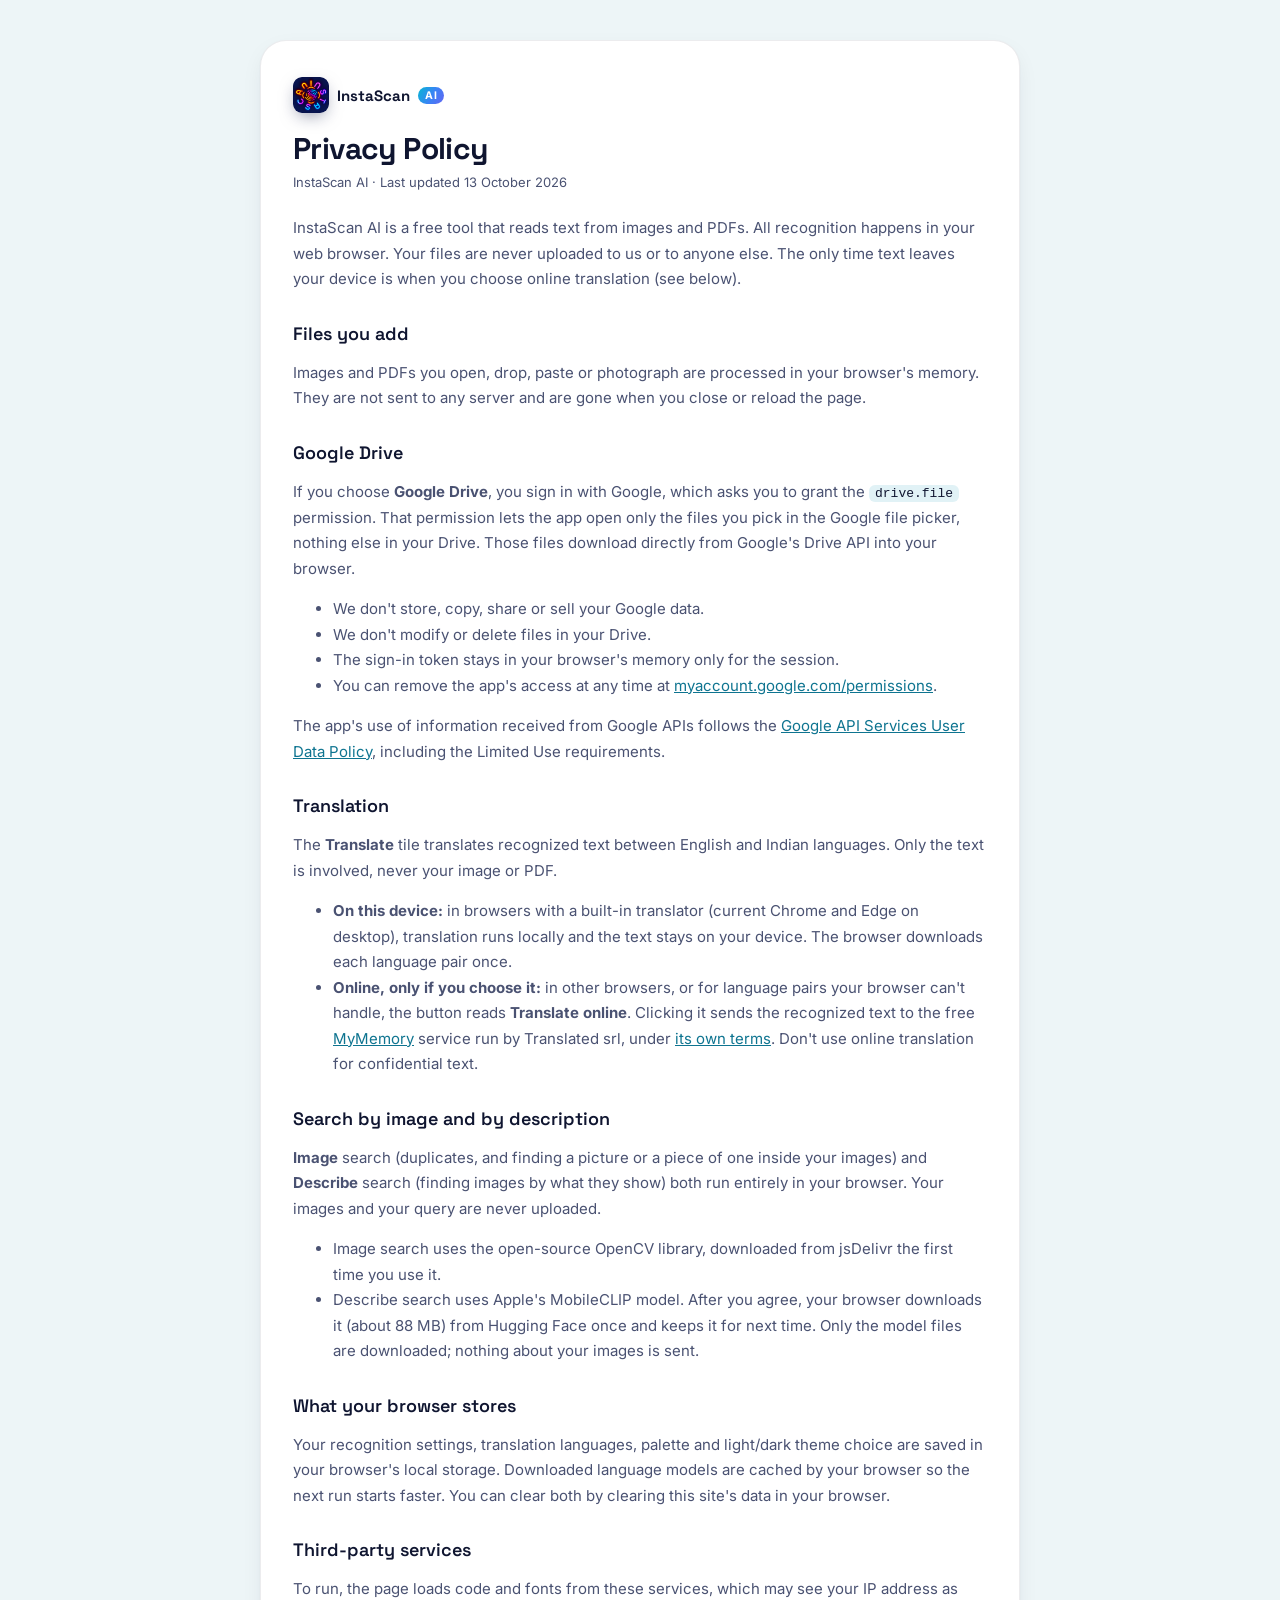
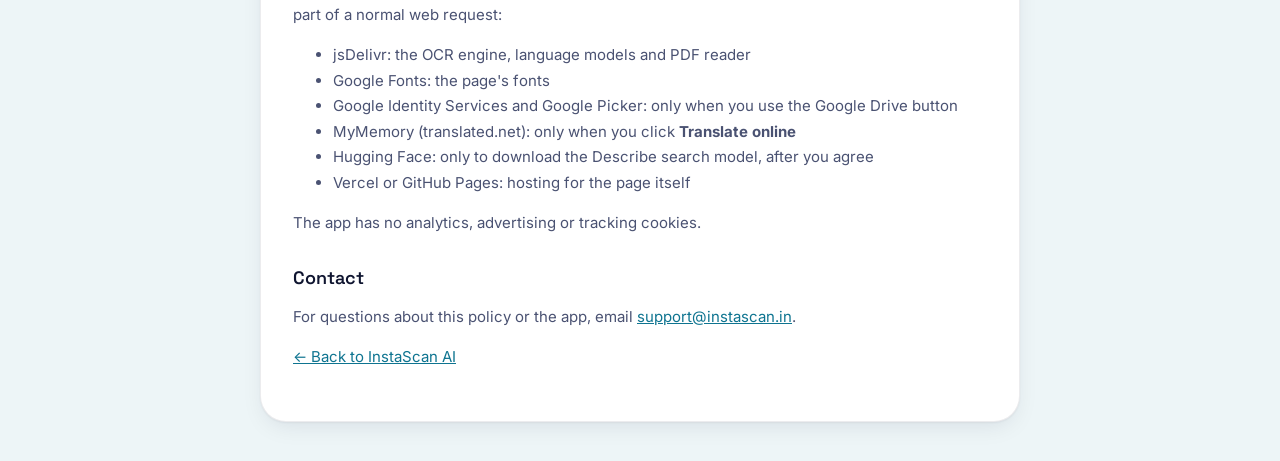
<file: privacy.html>
<!doctype html>
<html lang="en">
<head>
  <meta charset="utf-8">
  <meta name="viewport" content="width=device-width, initial-scale=1">
  <title>Privacy Policy · InstaScan AI</title>
  <link rel="preconnect" href="https://fonts.googleapis.com">
  <link rel="preconnect" href="https://fonts.gstatic.com" crossorigin>
  <link href="https://fonts.googleapis.com/css2?family=Inter:wght@400;500;600;700&family=Space+Grotesk:wght@600;700&display=swap" rel="stylesheet">
  <meta name="theme-color" content="#0e1642">
  <link rel="icon" type="image/png" sizes="32x32" href="assets/favicon-32.png">
  <link rel="apple-touch-icon" href="assets/apple-touch-icon.png">
  <style>
    :root {
      --bg: #edf5f7; --glow-1: transparent; --glow-2: transparent;
      --surface: #fff; --text: #0f1530; --text-2: #4a5272; --border: rgba(15, 23, 42, .08);
      --accent: #0e7490; --brand-grad: linear-gradient(120deg, #06b6d4, #3b82f6 55%, #6366f1);
      --shadow: 0 1px 2px rgba(15, 21, 48, .05), 0 8px 24px -6px rgba(15, 21, 48, .10);
    }
    @media (prefers-color-scheme: dark) {
      :root {
        --bg: #0a1016; --glow-1: transparent; --glow-2: transparent;
        --surface: #16161e; --text: #eceffd; --text-2: #b3b9d6; --border: rgba(255, 255, 255, .08);
        --accent: #67e8f9; --shadow: 0 10px 30px -8px rgba(0, 0, 0, .55);
      }
    }
    * { box-sizing: border-box; }
    body {
      margin: 0; color: var(--text); font: 15px/1.7 Inter, system-ui, sans-serif;
      background-color: var(--bg);
      background-image: radial-gradient(900px 520px at 0% -10%, var(--glow-1), transparent 60%),
                        radial-gradient(700px 480px at 100% 0%, var(--glow-2), transparent 60%);
      background-attachment: fixed;
    }
    main { max-width: 760px; margin: 40px auto; padding: 36px 32px; background: var(--surface); border: 1px solid var(--border); border-radius: 26px; box-shadow: var(--shadow); }
    .brand { display: inline-flex; align-items: center; gap: 8px; margin-bottom: 18px; font: 700 15px "Space Grotesk", Inter, sans-serif; color: var(--text); text-decoration: none; }
    .brand img { width: 36px; height: 36px; border-radius: 9px; box-shadow: 0 6px 18px -6px rgba(14, 22, 66, .6); }
    .brand b { font: 700 10.5px Inter, sans-serif; letter-spacing: .06em; padding: 2px 7px; border-radius: 999px; color: #fff; background: var(--brand-grad); }
    h1 { font: 700 30px/1.2 "Space Grotesk", Inter, sans-serif; letter-spacing: -.02em; margin: 0 0 4px; }
    h2 { font: 600 18px "Space Grotesk", Inter, sans-serif; margin: 30px 0 6px; }
    p, li { color: var(--text-2); }
    a { color: var(--accent); }
    code { font-size: 13px; padding: 1px 6px; border-radius: 6px; background: rgba(8, 145, 178, .12); color: var(--text); }
    .updated { margin: 0 0 22px; font-size: 13px; }
    @media (max-width: 800px) { main { margin: 0; border-radius: 0; border: 0; padding: 24px 16px; } }
  </style>
</head>
<body>
  <main>
    <a class="brand" href="./"><img src="assets/logo-256.png" width="36" height="36" alt="">InstaScan <b>AI</b></a>
    <h1>Privacy Policy</h1>
    <p class="updated">InstaScan AI · Last updated 13 October 2026</p>

    <p>InstaScan AI is a free tool that reads text from images and PDFs. All recognition happens in your web browser. Your files are never uploaded to us or to anyone else. The only time text leaves your device is when you choose online translation (see below).</p>

    <h2>Files you add</h2>
    <p>Images and PDFs you open, drop, paste or photograph are processed in your browser's memory. They are not sent to any server and are gone when you close or reload the page.</p>

    <h2>Google Drive</h2>
    <p>If you choose <strong>Google Drive</strong>, you sign in with Google, which asks you to grant the <code>drive.file</code> permission. That permission lets the app open only the files you pick in the Google file picker, nothing else in your Drive. Those files download directly from Google's Drive API into your browser.</p>
    <ul>
      <li>We don't store, copy, share or sell your Google data.</li>
      <li>We don't modify or delete files in your Drive.</li>
      <li>The sign-in token stays in your browser's memory only for the session.</li>
      <li>You can remove the app's access at any time at <a href="https://myaccount.google.com/permissions">myaccount.google.com/permissions</a>.</li>
    </ul>
    <p>The app's use of information received from Google APIs follows the <a href="https://developers.google.com/terms/api-services-user-data-policy">Google API Services User Data Policy</a>, including the Limited Use requirements.</p>

    <h2>Translation</h2>
    <p>The <strong>Translate</strong> tile translates recognized text between English and Indian languages. Only the text is involved, never your image or PDF.</p>
    <ul>
      <li><strong>On this device:</strong> in browsers with a built-in translator (current Chrome and Edge on desktop), translation runs locally and the text stays on your device. The browser downloads each language pair once.</li>
      <li><strong>Online, only if you choose it:</strong> in other browsers, or for language pairs your browser can't handle, the button reads <strong>Translate online</strong>. Clicking it sends the recognized text to the free <a href="https://mymemory.translated.net/">MyMemory</a> service run by Translated srl, under <a href="https://mymemory.translated.net/terms-and-conditions">its own terms</a>. Don't use online translation for confidential text.</li>
    </ul>

    <h2>Search by image and by description</h2>
    <p><strong>Image</strong> search (duplicates, and finding a picture or a piece of one inside your images) and <strong>Describe</strong> search (finding images by what they show) both run entirely in your browser. Your images and your query are never uploaded.</p>
    <ul>
      <li>Image search uses the open-source OpenCV library, downloaded from jsDelivr the first time you use it.</li>
      <li>Describe search uses Apple's MobileCLIP model. After you agree, your browser downloads it (about 88 MB) from Hugging Face once and keeps it for next time. Only the model files are downloaded; nothing about your images is sent.</li>
    </ul>

    <h2>What your browser stores</h2>
    <p>Your recognition settings, translation languages, palette and light/dark theme choice are saved in your browser's local storage. Downloaded language models are cached by your browser so the next run starts faster. You can clear both by clearing this site's data in your browser.</p>

    <h2>Third-party services</h2>
    <p>To run, the page loads code and fonts from these services, which may see your IP address as part of a normal web request:</p>
    <ul>
      <li>jsDelivr: the OCR engine, language models and PDF reader</li>
      <li>Google Fonts: the page's fonts</li>
      <li>Google Identity Services and Google Picker: only when you use the Google Drive button</li>
      <li>MyMemory (translated.net): only when you click <strong>Translate online</strong></li>
      <li>Hugging Face: only to download the Describe search model, after you agree</li>
      <li>Vercel or GitHub Pages: hosting for the page itself</li>
    </ul>
    <p>The app has no analytics, advertising or tracking cookies.</p>

    <h2>Contact</h2>
    <p>For questions about this policy or the app, email <a href="mailto:support@instascan.in">support@instascan.in</a>.</p>

    <p><a href="./">← Back to InstaScan AI</a></p>
  </main>
</body>
</html>
</file>
